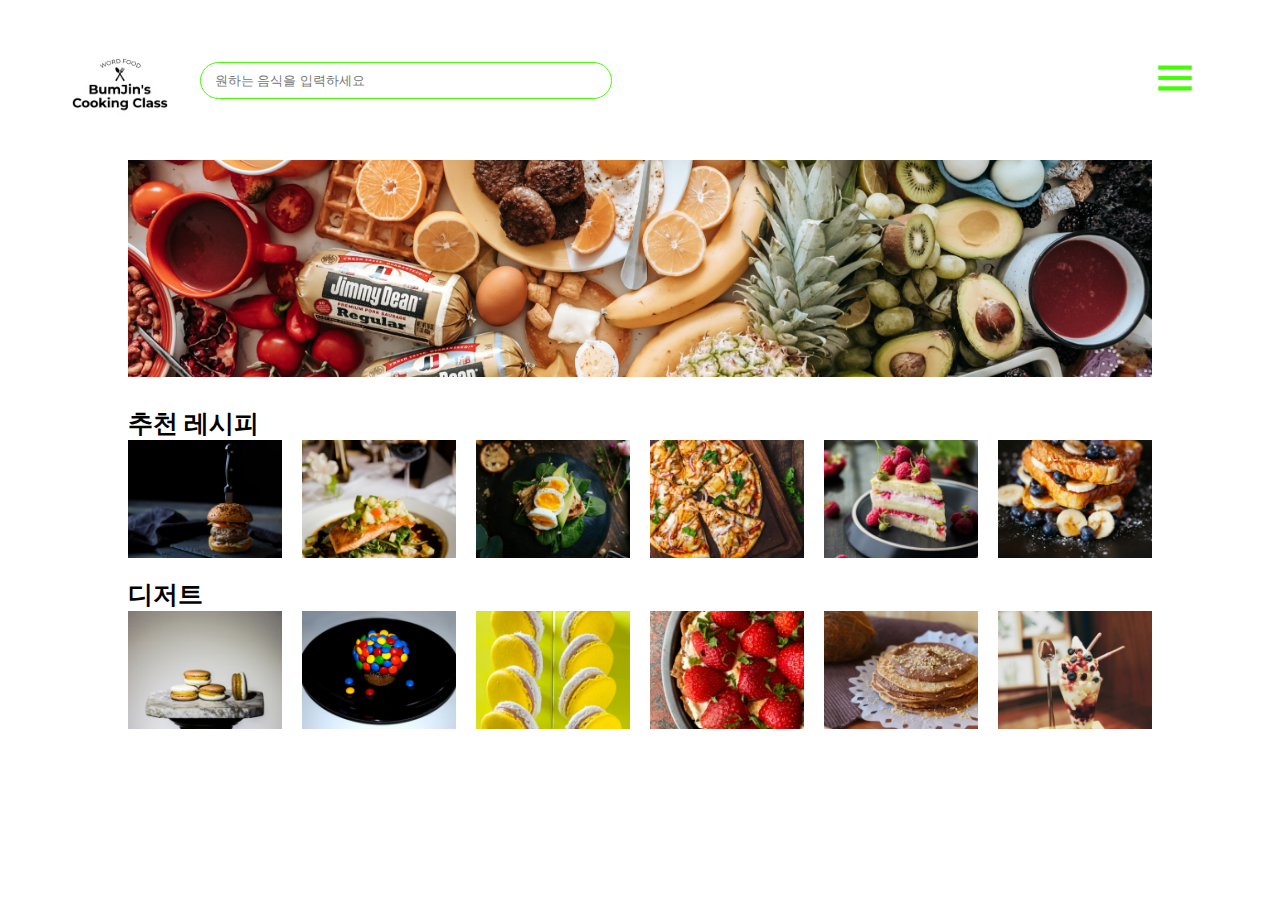
<file: index.html>
<!DOCTYPE html>
<html lang="ko">

<head>
    <meta charset="UTF-8">
    <meta http-equiv="X-UA-Compatible" content="IE=edge">
    <meta name="viewport" content="width=device-width, initial-scale=1.0">
    <title>범진이의 요리교실</title>
    <link rel="stylesheet" href="./css/mainpage.css">
</head>

<body>
    <header>
        <div id="background"></div>
        <input placeholder=" 원하는 음식을 입력하세요" id="search" type="text">
        <div id="logoposition">
            <div id="menu" style="display: none;">
                <ul>
                    <li><a href="./korean.html">한식</a></li>
                    <li><a href="./china.html">중식</a></li>
                    <li><a href="./japan.html">일식</a></li>
                    <li><a href="./yangsig.html">양식</a></li>
                    <li><a href="./SoutheastAsia.html">동남아</a></li>
                </ul>
            </div>
            <img id="logo" src="./img/bx_bx-menu.png" alt="">

        </div>
    </header>

    <div id="imageposition">
        <img class="slide1" src="./img/imgslide1.png" alt="">
        <img class="slide1" src="./img/imgslide2.png" alt="">
        <img class="slide1" src="./img/imgslide3.png" alt="">
    </div>

    <p id="Goodtext">추천 레시피</p>

    <div id="Goodmain">
        <img class="Goodimg" src="./img/Goodimg/Goodimg1.png" alt="">
        <img class="Goodimg" src="./img/Goodimg/Goodimg2.png" alt="">
        <img class="Goodimg" src="./img/Goodimg/Goodimg3.png" alt="">
        <img class="Goodimg" src="./img/Goodimg/Goodimg4.png" alt="">
        <img class="Goodimg" src="./img/Goodimg/Goodimg5.png" alt="">
        <img class="Goodimg" src="./img/Goodimg/Goodimg6.png" alt="">
    </div>

    <p id="Goodtext1">디저트</p>
    <div id="Goodmain">
        <img class="Goodimg" src="./img/desert/unsplash_12eHC6FxPyg.png" alt="">
        <img class="Goodimg" src="./img/desert/unsplash_1Rm9GLHV0UA.png" alt="">
        <img class="Goodimg" src="./img/desert/unsplash_4J059aGa5s4.png" alt="">
        <img class="Goodimg" src="./img/desert/unsplash_oaz0raysASk.png" alt="">
        <img class="Goodimg" src="./img/desert/unsplash_OFismyezPnY.png" alt="">
        <img class="Goodimg" src="./img/desert/unsplash_XoByiBymX20.png" alt="">
    </div>



    <!-- FOOTER -->
    <!-- <div id="footer">
    <div class="container">
      <div class="fnb">
        <a href="#"><i class="fab fa-instagram"></i></a>        
        <a href="#"><i class="fab fa-facebook-square"></i></a>     
        <a href="#"><i class="fab fa-google"></i></a>
      <div class="address">
        개발자:노범진
        디자인:이기철
        아이디어:신재민
        웹사이트 절반제작:나성민
        레시피 도움:정휘찬
        <br>
        회사위치: 서울특별시 관악구 서울대입구 관악구 관악로 00길 범진빌딩 201호, 대표 노범진
        <br>
        회사번호: 02-0000-0000 ,
        개발자 번호: 010-9894-9819 , 
        EMAIL : sdh20200406@sdh.hs.kr ,
        사업자등록번호: 070-00-00000
      </div>
      <div class="copy">
        Thank you for visiting Bumjin's cooking class.
      </div>
    </div>
   </div> -->
    <script src="./javascript/main.js"></script>
</body>

</html>
</file>
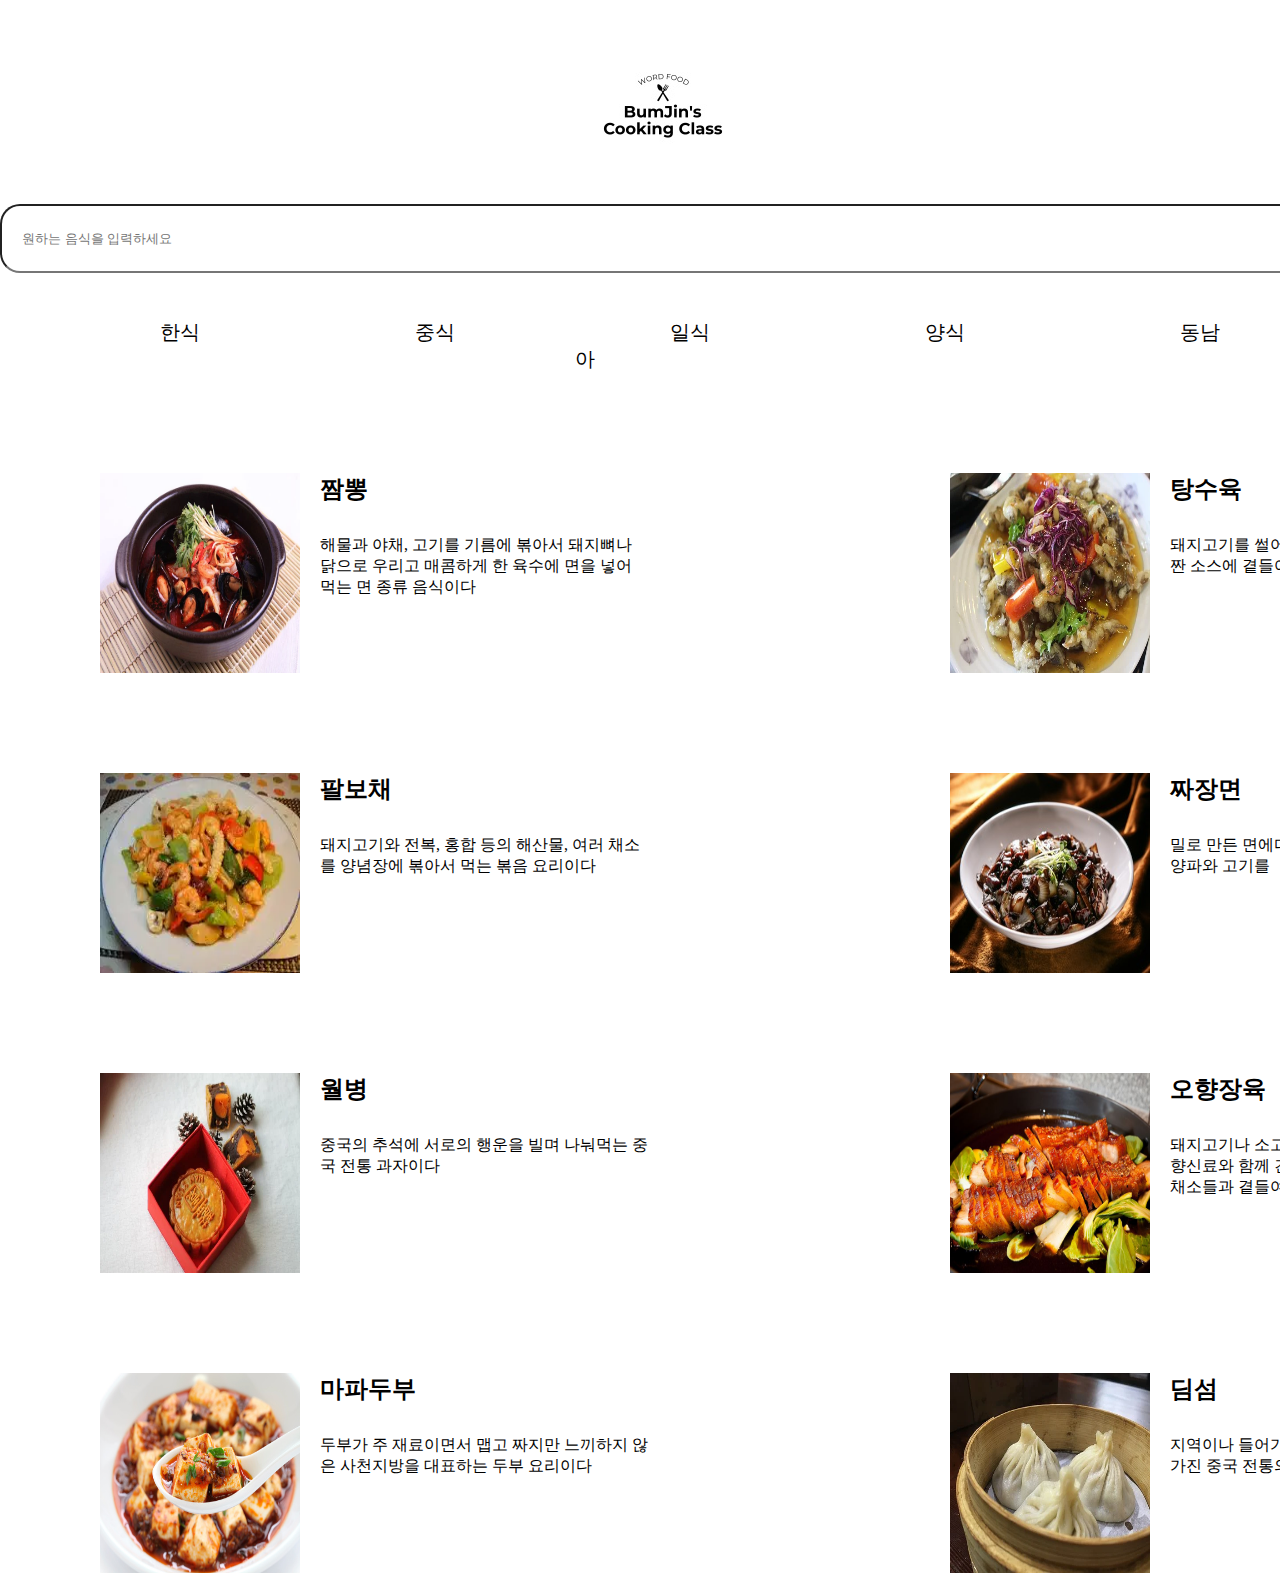
<file: china.html>
<!DOCTYPE html>
<html lang="en">

<head>
    <meta charset="UTF-8">
    <meta http-equiv="X-UA-Compatible" content="IE=edge">
    <meta name="viewport" content="width=device-width, initial-scale=1.0">
    <title>korean food</title>
    <link rel="stylesheet" href="./css/subpage.css">
    <script src="./javascript/main.js"></script>
</head>

<body>
    <div id="logo one">
        <a href="/bumjinFood"><img id="logo" src="./img/logo.png" alt=""></a>
    </div>

    <div id="rjator">
        <input placeholder="원하는 음식을 입력하세요" id="find" type="text">
    </div>

    <div id="nav_menu">
        <ul id="menu">
            <li><a href="./korean.html">한식</a></li>
            <li><a href="./china.html">중식</a></li>
            <li><a href="./japan.html">일식</a></li>
            <li><a href="./yangsig.html">양식</a></li>
            <li><a href="./SoutheastAsia.html">동남아</a></li>
        </ul>
    </div>


    <div id="my_modal1" class="my_modal">
        재료<br>
        돼지고기 (짜장, 카레용) 300g
        청경채 2~3개
        양배추 3~4잎
        대파 많이
        양파 1개
        고춧가루 5스푼
        굴 소스 4스푼
        진 간장 4스푼
        후추 1/4 스푼
        물 1L
        소금 반 스폰
        식용유 4~5 스푼

        1. 재료를 이쁘게 손질해 줍니다 <br>
        2. 청양고추를 취향만큼 넣어줍니다 <br>
        3. 식용유 4~5스푼을 두른 후 대파 기름을 내주세요 <br>
        4. 남은 재료를 넣고 끓여주세요
        <a class="modal_close_btn">닫기</a>
    </div>

    <div id="my_modal2" class="my_modal">
        돼지등심 400g, 감자전분, 계란, 후추, 소금, 미림, 양파, 당근
        목이버섯, 간장, 식초, 설탕

        1. 감자전분과 물을 섞어 반죽을 만들어준다
        2. 목이버섯을 물에 넣어 불린뒤 적당한 크기로 자른다
        3. 등심을 적당한 크기로 잘라 후추와 미림, 소금을 조금씩 넣고
        30분정도 염지한다
        4. 양파, 당근 등 채소를 잘게 썰어준다
        5. 간장, 설탕, 물, 식초를 섞고 끓이고 중간에 야채와 버섯을 넣는다
        6. 중간에 감자전분을 한 스푼씩 넣어준다
        7. 감자전분 반죽에 계란과 식용유를 넣고 섞는다
        8. 반죽에 고기를 넣고 섞어준후 예열된 팬에 기름을 넣고 튀긴다
        9. 고기에 소스를 붓지말고 찍어먹는다
        <a class="modal_close_btn">닫기</a>
    </div>
    <div id="my_modal3" class="my_modal">
        오징어 1마리, 굴 15~20개, 새우 10마리, 베이비 한치 10마리
        해물믹스 (홍합할, 조갯살 위주) 1줌, 청경채 , 양파 1개, 당근 1/4개
        새송이버섯1개, 목이버섯 15g, 대파 약간, 감자전분 1스푼
        <a class="modal_close_btn">닫기</a>
    </div>

    <div id="my_modal4" class="my_modal">
        짜장분말 100g, 물 3분의 1컵, 양배추 150g, 양파 1개, 대파 1대
        돼지고기 다짐육 100g, 후추, 물 1컵, 중화면

        1. 양배추는 굵지않게 사각썰기, 양파는 양배추와 비슷한 크기로
        대파는 얇게썬다
        2. 짜장분말과 물 3분의 1컵을 섞는다
        3. 팬에 식용유를 두르고 대파를 볶는다
        4. 파기름이 나오면 고기를 넣고 볶는다 후추도 넣고 볶아준다
        5. 야채를 다 넣고 같이 볶다가 익을때쯤 짜장을 부어준다
        6. 중화면을 삶아서 넣고 같이 볶는다
        <a class="modal_close_btn">닫기</a>
    </div>

    <div id="my_modal5" class="my_modal">
        박력분 100g, 베이킹파우더 1g, 설탕 25g, 소금1g, 포도씨유 22g, 달걀 반개

        속 : 팥앙금 150g, 다진 호두 2큰술, 잣 1큰술

        1. 팥 앙금에 호두와 잣을 섞어준다
        2. 박력분과 베이킹파우더에 포도씨유와 달걀을 넣어 반죽한다
        3. 한덩이로 뭉치고 30분간 냉장 숙성한다
        4. 반죽을 분할하고 밀대로 밀어준다
        5. 속에 팥앙금을 넣고 뭉친다
        6. 윗면에 달걀물을 바르고 170도로 오븐에 25분간 구워준다

        <a class="modal_close_btn">닫기</a>
    </div>

    <div id="my_modal6" class="my_modal">
        돼지고기삼겹살 800g, 마늘 6쪽, 생강 1쪽, 통후추 10알, 정향 10알,
        계피가루 1스푼 팔각 5~6개, 대파 2대, 양파 1개, 청주 2스푼, 물 반컵, 잣가루 1스푼

        양념 간장 4스푼, 흑설탕 2스푼

        1. 찬물에 돼지고기를 담궈 핏물을 뺀다
        2. 냄비에 물을 넣고 대파, 양파, 마늘, 정향, 생강을 넣고 끓이다가 물이
        끓으면 돼지고기를 넣고 삶는다
        3. 파를 채 썰어 찬물에 담궈 매운맛을 뺀다
        4. 물, 간장, 흑설탕, 청주, 계피가루, 팔각, 통후추를 넣고 끓인다
        5. 삶은 돼지고기를 소스에 넣어 졸인다
        6. 돼지고기를 얇게 썰고 파채위에 올린다
        7. 조림국물을 고기 위에 올리고 잣가루를 뿌린다
        <a class="modal_close_btn">닫기</a>
    </div>

    <div id="my_modal7" class="my_modal">
        두부 300g, 스팸 1개, 대파 반 대, 양파 반 개, 물 150ml

        1큰술 기준
        된장1, 고추장1, 고춧가루1, 진간장1, 다진마늘1, 설탕0.5, 참기름1, 통깨1

        1.참기름과 통깨를 제외한 양념 재료들을 모두 섞어 양념장을 만든다
        2. 두부, 양파, 스팸은 적당한 크기로 깍둑썰기를 하고, 대파는 얇게 썰어준다
        3. 팬에 기름을 두르고 대파를 먼저 볶는다
        4. 대파가 익을때 양파랑 햄을 순서대로 넣어준다
        5. 적당히 볶아지면 물을 넣고 양념장을 넣고 된장을 따로 넣어준다
        6. 넣은 재료들은 잘 섞이게 볶아주고 두부를 깨지지 않게 볶아준다
        7. 참기름과 통깨를 넣고 볶아준다

        <a class="modal_close_btn">닫기</a>
    </div>

    <div id="my_modal8" class="my_modal">
        새우 300g, 목살 200g, 돼지비계50g, 표고버섯 3개, 만두피

        양념 : 치킨파우더 8g, 소금2g, 후추1g, 굴소스5g, 설탕6g

        1. 새우를 씻어서 수분을 제거하고 다지고, 목살은 잘게 썰어 준비한다
        2. 표고버섯을 끓는 물에 데치고 수분을 제거해 다진다
        3. 다진 새우, 목살, 비계를 넣고 섞어준다
        4. 반죽에 양념을 더해 치대주고 다진 표고와 참기를 넣고 소를 만든다
        5. 준비한 만두피에 소를 넣어 만든 후 6분간 쪄준다
        <a class="modal_close_btn">닫기</a>
    </div>

    <div id="grid">
        <div class="box" id="짬뽕">
            <img onclick="modalOpen('1')" src="./img/chinaimg/짬뽕.png" alt="">
            <div>
                <h2>짬뽕</h2>
                <p>해물과 야채, 고기를 기름에 볶아서 돼지뼈나 닭으로 우리고 매콤하게 한 육수에 면을 넣어 먹는 면 종류 음식이다</p>
            </div>
        </div>
        <div class="box" id="탕수육">
            <img onclick="modalOpen('2')" src="./img/chinaimg/탕수육.png" alt="">

            <div>
                <h2>탕수육</h2>
                <p>돼지고기를 썰어서 기름에 튀긴 후 특유의 달고 짠 소스에 곁들여서 먹는 튀김 요리이다</p>
            </div>
        </div>
        <div class="box" id="팔보채">
            <img onclick="modalOpen('3')" src="./img/chinaimg/팔보채.png" alt="">
            <div>
                <h2>팔보채</h2>
                <p>돼지고기와 전복, 홍합 등의 해산물, 여러 채소를 양념장에 볶아서 먹는 볶음 요리이다</p>
            </div>
        </div>
        <div class="box" id="짜장면">
            <img onclick="modalOpen('4')" src="./img/chinaimg/짜장면.png" alt="">
            <div>
                <h2>짜장면</h2>
                <p>밀로 만든 면에다가 중국식 된장인 춘장을 각종 양파와 고기를</p>
            </div>
        </div>
        <div class="box" id="월병">
            <img onclick="modalOpen('5')" src="./img/chinaimg/월병.png" alt="">
            <div>
                <h2>월병</h2>
                <p>중국의 추석에 서로의 행운을 빌며 나눠먹는 중국 전통 과자이다</p>
            </div>
        </div>
        <div class="box" id="오향장육">
            <img onclick="modalOpen('6')" src="./img/chinaimg/오향장육.png" alt="">
            <div>
                <h2>오향장육</h2>
                <p>돼지고기나 소고기의 지방이 없는 부위를 여러 향신료와 함께 긴 시간 삶은 고기 요리로 여러 채소들과 곁들여 먹는 고기 음식이다</p>
            </div>
        </div>
        <div class="box" id="마파두부">
            <img onclick="modalOpen('7')" src="./img/chinaimg/마파두부.png" alt="">
            <div>
                <h2>마파두부</h2>
                <p>두부가 주 재료이면서 맵고 짜지만 느끼하지 않은 사천지방을 대표하는 두부 요리이다</p>
            </div>
        </div>
        <div class="box" id="딤섬">
            <img onclick="modalOpen('8')" src="./img/chinaimg/딤섬.png" alt="">
            <div>
                <h2>딤섬</h2>
                <p>지역이나 들어가는 재료 마다 다양한 레시피를 가진 중국 전통의 만두 요리이다</p>
            </div>
        </div>
    </div>
    <script src="./javascript/subpage.js"></script>
</body>

</html>
</file>
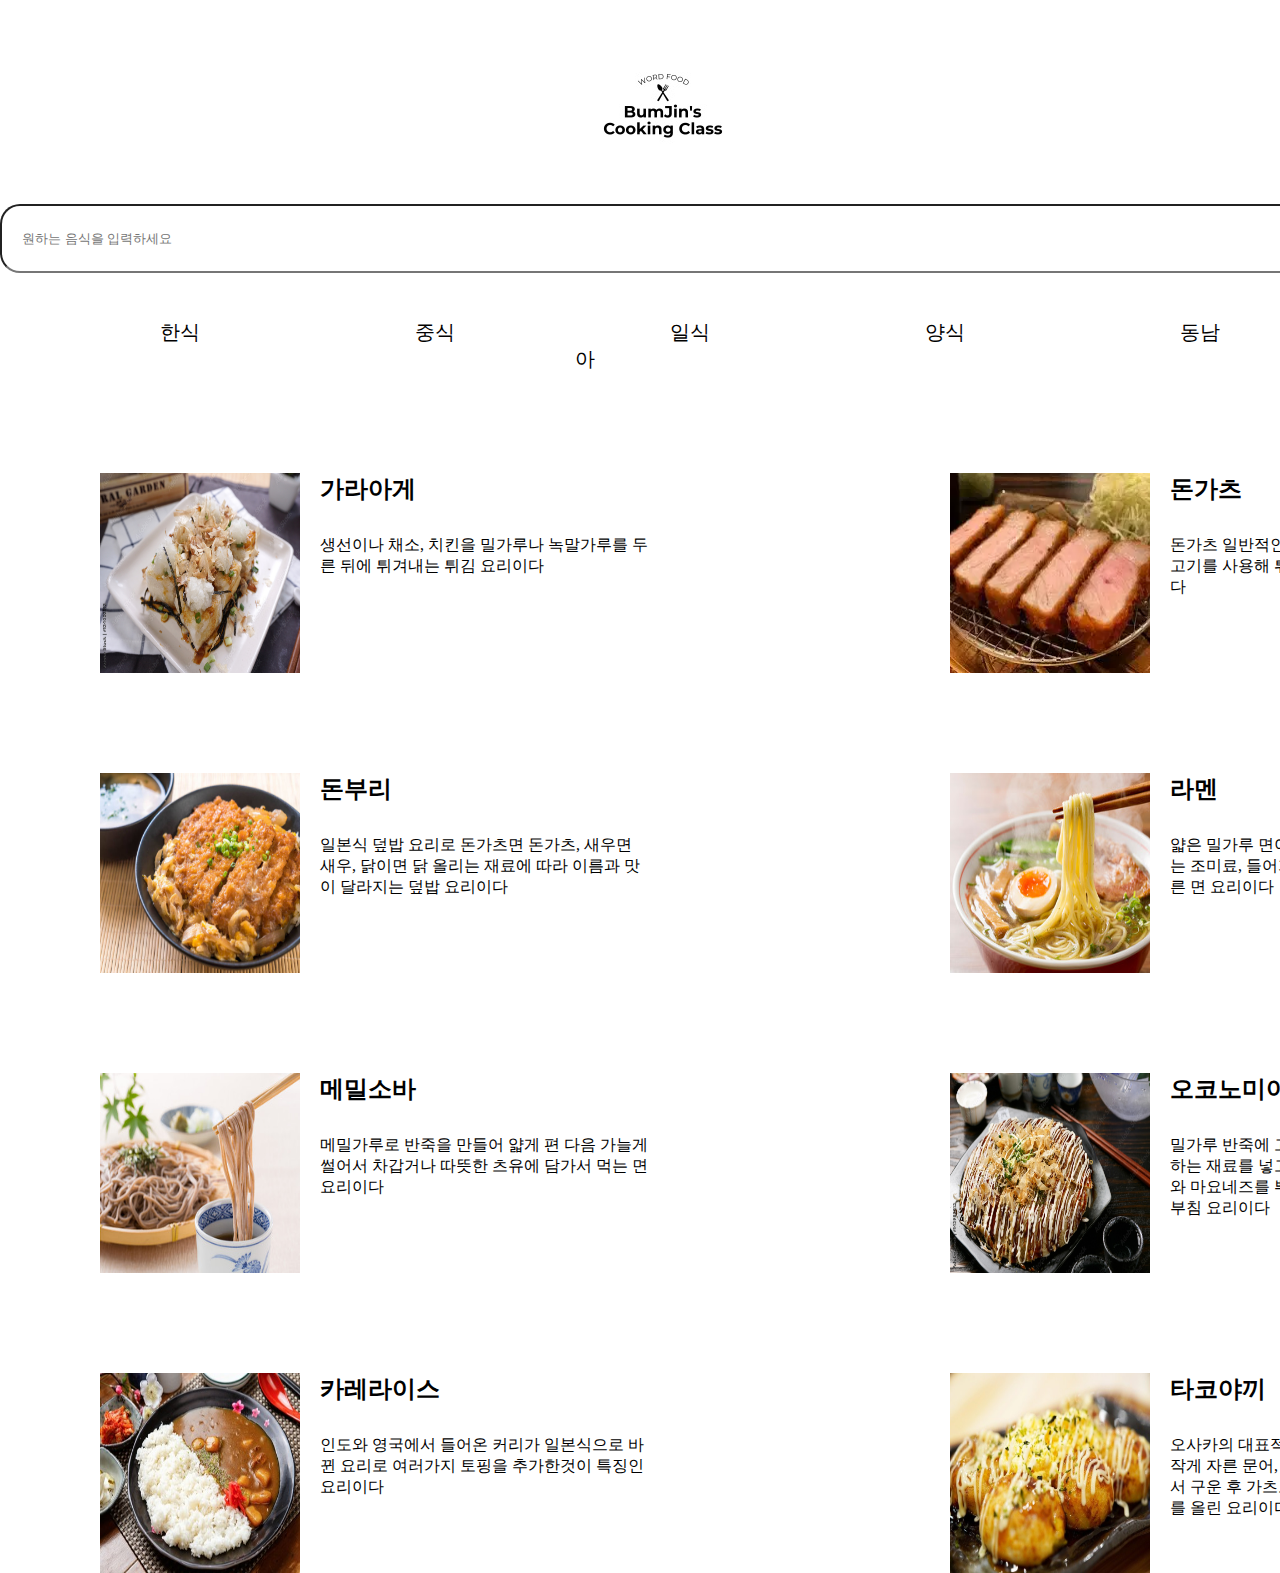
<file: japan.html>
<!DOCTYPE html>
<html lang="en">

<head>
    <meta charset="UTF-8">
    <meta http-equiv="X-UA-Compatible" content="IE=edge">
    <meta name="viewport" content="width=device-width, initial-scale=1.0">
    <title>korean food</title>
    <link rel="stylesheet" href="./css/subpage.css">
    <script src="./javascript/main.js"></script>
</head>

<body>
    <div id="logo one">
        <a href="/bumjinFood"><img id="logo" src="./img/logo.png" alt=""></a>
    </div>

    <div id="rjator">
        <input placeholder="원하는 음식을 입력하세요" id="find" type="text">
    </div>

    <div id="nav_menu">
        <ul id="menu">
            <li><a href="./korean.html">한식</a></li>
            <li><a href="./china.html">중식</a></li>
            <li><a href="./japan.html">일식</a></li>
            <li><a href="./yangsig.html">양식</a></li>
            <li><a href="./SoutheastAsia.html">동남아</a></li>
        </ul>
    </div>

    <div id="my_modal1" class="my_modal">
        재료<br>
        재료(2인분/45분)
        닭다리살 400g(브라질산 냉동)
        진간장 1샷
        소주 1샷
        생강 1조각(옵션)
        말린 매운 베트남 고추 3개(옵션)
        전분가루 50g
        식용유 500ml

        1. 먼저 생강 갈은것, 고추, 간장, 소주에 닭다리살을 재워준다 (10분)
        2. 닭을 적당한 크기로 썰고 전분가루를 묻힌 뒤
        3. 작은 냄비에 기름을 500ml 붇고 달궈지면
        4. 닭을 넣고 2분, 뒤집어서 1분 정도 튀겨준다.
        <a class="modal_close_btn">닫기</a>
    </div>

    <div id="my_modal2" class="my_modal">
        재료 <br>
        두툼한 고기와 튀김 반죽

        1. 11mm의 등심 고기
        2. 그리고 바삭한 튀김을 만들어줄 튀김 반죽
        3. 고기를 잘 다져준다
        4. 그리고 튀김옷을 입히고 기름통에 넣는다

        <a class="modal_close_btn">닫기</a>
    </div>
    <div id="my_modal3" class="my_modal">
        재료 돈까스 양파 채 썰기
        1. 쯔유 물
        2. 푼 계란
        3. 일단 돈까스를 튀기고
        4. 양파를 채 썬다
        5. 그리고 쯔유와 물을 1 대 4로 섞은뒤
        6. 채썬 양파 위에 부어준다
        7. 그리고 계란을 부어준다
        <a class="modal_close_btn">닫기</a>
    </div>

    <div id="my_modal4" class="my_modal">
        재료
        밀가루, 계란 전분, 1큰술.
        계란, 1개.
        베이킹소다, 1작은술.
        소금, 0.5작은술.
        뜨거운 물, 1/4컵.
        사골육수, 3/4봉지. 2인분 하실 거면 그냥 한 봉지 쓰시면 됩니다
        숙주, 1줌.
        대파, 10센티 가량.
        미소된장, 2큰술.

        밀가루 1.5컵에 전분, 소금, 베이킹파우더를 섞어두고.
        물을 끓인 후 계란 1개와 함께 뜨거운 물 1/4컵을 밀가루에 부어주세요
        잘 치대줍니다. 물이 부족한 것 같아도 말다 보면 딱 맞습니다
        도마에 밀가루를 꽤나 뿌리고, 반죽을 얇게 밉니다.
        넓고 얇게 민 다음에 찬물에 씻어둡니다.
        사골육수를 끓인 뒤 미소된장 두 큰술을 풀어주세요.
        끓으면 면을 넣고 다시 끓을 때까지만 둡니다
        그릇에 면과 국물, 숙주, 파를 담으면 완성입니다!!!
        <a class="modal_close_btn">닫기</a>
    </div>

    <div id="my_modal5" class="my_modal">
        간장 25ml
        맛술(미림) 50ml
        설탕 50g
        다시마 2장
        물 1L
        가쓰오부시 40g
        물에 다시마 넣고 30분 불려준다
        그리고 잔장 베이스를 만든다
        맛술을 냄비에 넣고 1분간 끓여주세요
        끓기 시작하면 간장과 설탕 넣고 약불에서 5분 끌여준다
        불에서 내려서 식혀주세요
        30분 불린 다시마 물을 끓여주세요
        물이 끓으면 가쓰오부시 넣고 15분 끓여주세요ㅕ
        끓고나면 불을 끄고 그대로 5분을 두세요
        육수도 식혀주세요

        간장:육수는 1:8 비율 또는 2:8 비율로 섞어준다
        그니까 레시피를 찾아달라해
        무를 갈아주고 쪽파를 준비하고,와사비도 준비해준다

        부침가루나, 타코야키 또는 오코노미야키 믹스를 사용하기
        달걀 하나와 물을 넣어 후루룩 떨어지는 농도로 묽게 반죽한다.
        속재료는 문어 텐까스 대파 옥수수를 준비한다
        식용유와 버터를 녹인 다음, 반죽을 약간 붓고 재료를 골고루 넣고,ㅡ 다시 반죽을 붓는다.
        약불에서 동글동글하게 구워준다.
        다 구워졌으면 마요네즈와 소스, 대파, 가쓰오부시를 올려 마무리한다.
        <a class="modal_close_btn">닫기</a>
    </div>

    <div id="my_modal6" class="my_modal">
        오코노미야키
        부침가루2컵
        찹쌀가루1/2컵
        새우
        베이컨
        양파1/2
        양배추1/4
        후추가루
        다진마늘1큰스푼
        대파
        돈까스소스
        마요네즈
        파슬리
        물 1.5컵
        계란5개
        식용유
        가쓰오부시
        모든재료를 넣고 반죽을 섞는다
        후라이팬에
        기름을 붓고 반죽을 부어준다
        그리고 뚜껑을 덮어준다

        <a class="modal_close_btn">닫기</a>
    </div>

    <div id="my_modal7" class="my_modal">
        카레가루 150g, 돼지고기(안심) 400g ,감자 두개, 당근 한개,
        양파(대) 한개ㅡ 고구마 한개,
        후추와 소금
        감자 두개, 당근 한개, 양파 한개 깍둑 썰어서 준비한다
        웍에 돼지고기를 먼저 볶아 준다
        식용유를 두 바퀴 둘러주고 돼지고기를 볶는다
        볶을 때는 소금 약간이랑 후추를 넣어 볶아 준다
        돼지고기가 충분히 익으면 감자와 당근을 넣어 볶는다
        그리고 고구마도 넣어 줍니다
        야채가 반정도 익었다 싶으면 양파를 넣어 주는데요
        양파를 미리 넣어주면 녹아내려서 양파는 감자와 당근 등 야채가 반정도 익었을 즘 양파 넣어주면 딱 좋다
        여기서 제일 중요한건 물넣기이다
        그리고 물의 양을 보면서 카레가루를 넣어준다
        그리고 물을 조절하면서 카레가루도 조절하면 카레라이스를 진하게 끓일 수 있다
        <a class="modal_close_btn">닫기</a>
    </div>

    <div id="my_modal8" class="my_modal">
        재료: 부침가루, 달걀, 물, 텐까스, 대파, 옥수수, 식용유, 버터, 소스, 대파, 가쓰오부시

        부침가루나, 타코야키 또는 오코노미야키 믹스를 사용하기
        달걀 하나와 물을 넣어 후루룩 떨어지는 농도로 묽게 반죽한다.
        속재료는 문어 텐까스 대파 옥수수를 준비한다
        식용유와 버터를 녹인 다음, 반죽을 약간 붓고 재료를 골고루 넣고,ㅡ 다시 반죽을 붓는다.
        약불에서 동글동글하게 구워준다.
        다 구워졌으면 마요네즈와 소스, 대파, 가쓰오부시를 올려 마무리한다.
        <a class="modal_close_btn">닫기</a>
    </div>

    <div id="grid">
        <div class="box" id="가라아게">
            <img onclick="modalOpen('1')" src="./img/Japanimg/가리아게.png" alt="">
            <div>
                <h2>가라아게</h2>
                <p>생선이나 채소, 치킨을 밀가루나 녹말가루를 두른 뒤에 튀겨내는 튀김 요리이다</p>
            </div>
        </div>
        <div class="box" id="돈카츠">
            <img onclick="modalOpen('2')" src="./img/Japanimg/돈가츠.png" alt="">

            <div>
                <h2>돈가츠</h2>
                <p>돈가츠 일반적인 돈까스와는 달리 좀 더 두꺼운 고기를 사용해 튀기는 것이 특징인 튀김 요리이다 </p>
            </div>
        </div>
        <div class="box" id="돈부리">
            <img onclick="modalOpen('3')" src="./img/Japanimg/돈부리.png" alt="">
            <div>
                <h2>돈부리</h2>
                <p>일본식 덮밥 요리로 돈가츠면 돈가츠, 새우면 새우, 닭이면 닭 올리는 재료에 따라 이름과 맛이 달라지는 덮밥 요리이다</p>
            </div>
        </div>
        <div class="box" id="라멘">
            <img onclick="modalOpen('4')" src="./img/Japanimg/라멘.png" alt="">
            <div>
                <h2>라멘</h2>
                <p>얇은 밀가루 면이 특징이며 각 지역이나 들어가는 조미료, 들어가는 재료에 따라 메뉴가 다 다른 면 요리이다</p>
            </div>
        </div>
        <div class="box" id="메밀소바">
            <img onclick="modalOpen('5')" src="./img/Japanimg/소바.png" alt="">
            <div>
                <h2>메밀소바</h2>
                <p>메밀가루로 반죽을 만들어 얇게 편 다음 가늘게 썰어서 차갑거나 따뜻한 츠유에 담가서 먹는 면 요리이다</p>
            </div>
        </div>
        <div class="box" id="오코노미야끼">
            <img onclick="modalOpen('6')" src="./img/Japanimg/오코노미야끼.png" alt="">
            <div>
                <h2>오코노미야끼</h2>
                <p>밀가루 반죽에 고기, 오징어, 양배추, 계란 등 원하는 재료를 넣고 철판에서 구운 후 전용 소스와 마요네즈를 뿌린 후 가츠오부시를 올려먹는 부침 요리이다</p>
            </div>
        </div>
        <div class="box" id="카레라이스">
            <img onclick="modalOpen('7')" src="./img/Japanimg/카레라이스.png" alt="">
            <div>
                <h2>카레라이스</h2>
                <p>인도와 영국에서 들어온 커리가 일본식으로 바뀐 요리로 여러가지 토핑을 추가한것이 특징인 요리이다</p>
            </div>
        </div>
        <div class="box" id="타코야끼">
            <img onclick="modalOpen('8')" src="./img/Japanimg/타코야끼.jpg" alt="">
            <div>
                <h2>타코야끼</h2>
                <p>오사카의 대표적인 간식으로 밀가루 반죽 안에 작게 자른 문어, 파 등의 재료를 넣고 전용 틀에서 구운 후 가츠오부시와 전용 소스, 마요네즈를 올린 요리이다</p>
            </div>
        </div>
    </div>
    <script src="./javascript/subpage.js"></script>
</body>

</html>
</file>
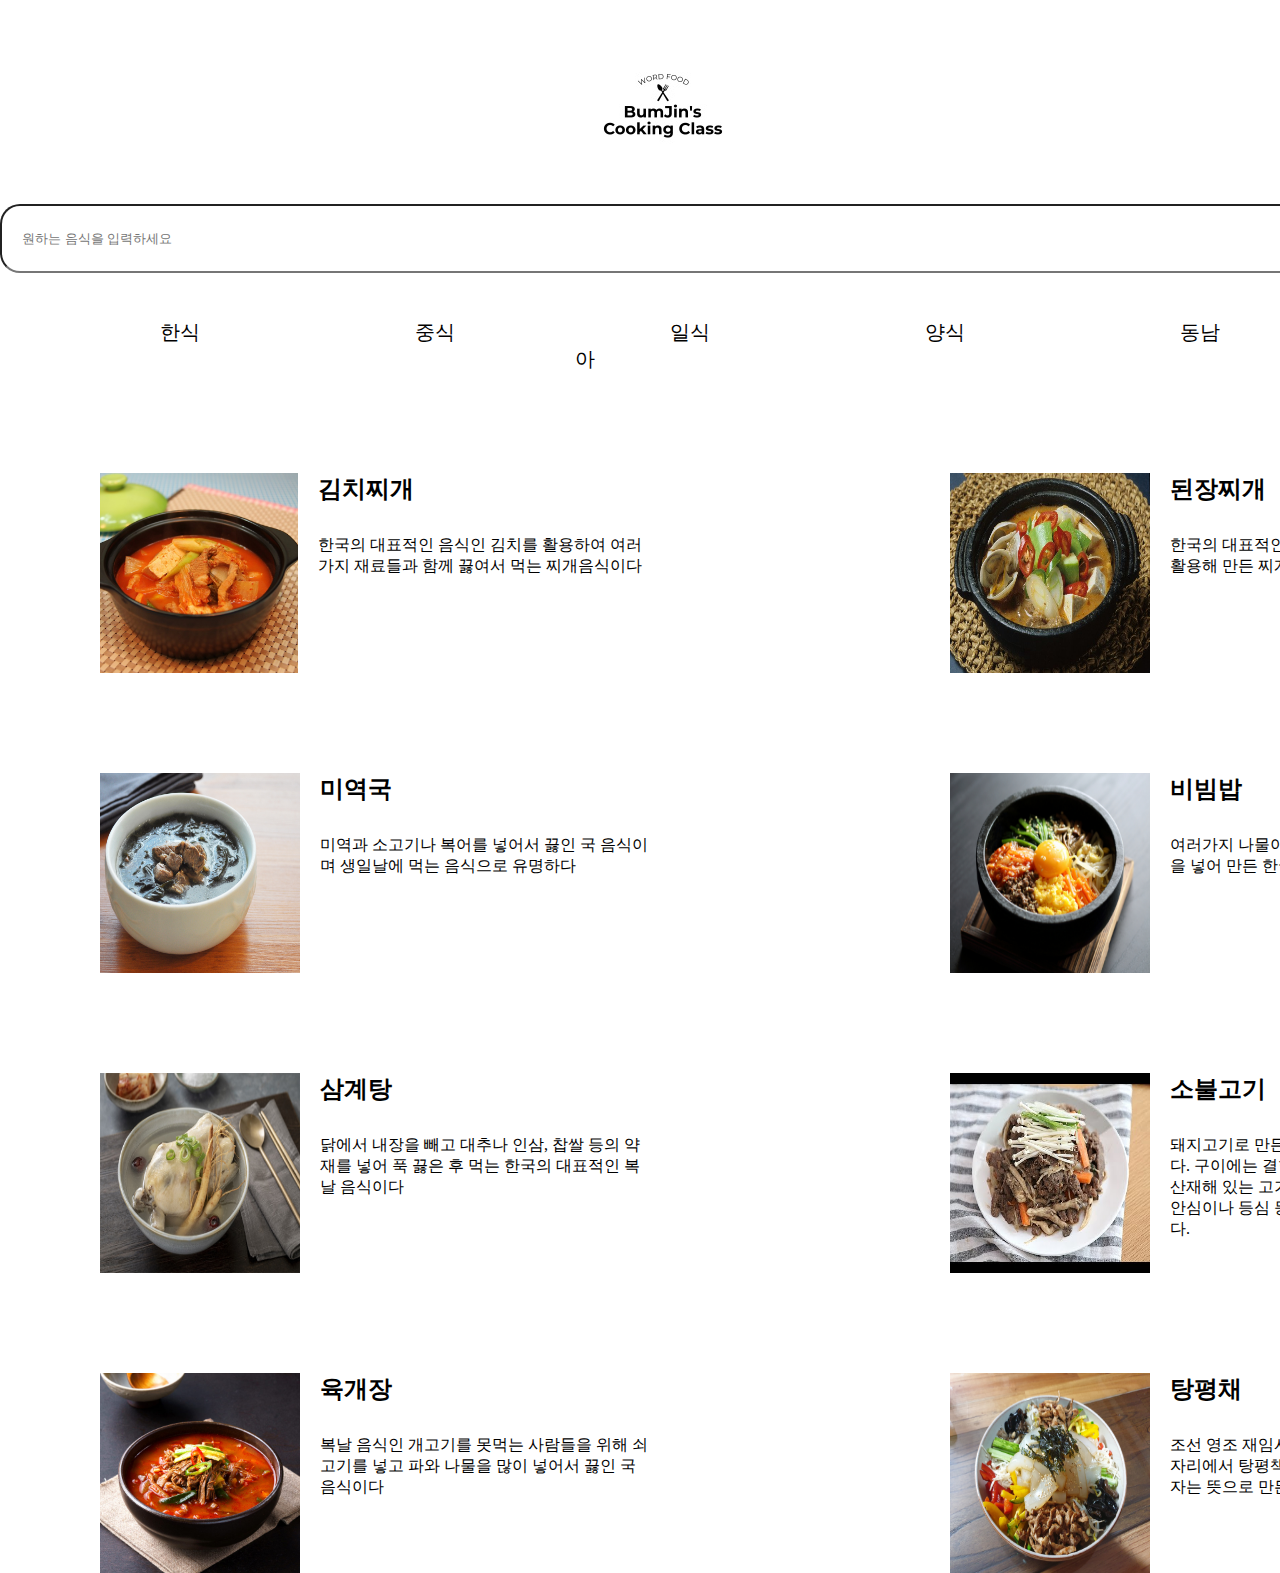
<file: korean.html>
<!DOCTYPE html>
<html lang="en">

<head>
    <meta charset="UTF-8">
    <meta http-equiv="X-UA-Compatible" content="IE=edge">
    <meta name="viewport" content="width=device-width, initial-scale=1.0">
    <title>korean food</title>
    <link rel="stylesheet" href="./css/subpage.css">
    <script src="./javascript/main.js"></script>
</head>

<body>
    <div id="logo one">
        <a href="/bumjinFood"><img id="logo" src="./img/logo.png" alt=""></a>
    </div>

    <div id="rjator">
        <input placeholder="원하는 음식을 입력하세요" id="find" type="text">
    </div>

    <div id="nav_menu">
        <ul id="menu">
            <li><a href="./korean.html">한식</a></li>
            <li><a href="./china.html">중식</a></li>
            <li><a href="./japan.html">일식</a></li>
            <li><a href="./yangsig.html">양식</a></li>
            <li><a href="./SoutheastAsia.html">동남아</a></li>
        </ul>
    </div>

    <div id="my_modal1" class="my_modal">
        재료<br>
        밥, 애호박, 고기채, 콩나물, 당근, 피망, 표고버섯 / 취향에 따라 추가 재료 준비
        고추장 양념
        (고추장 1큰술, 고춧가루 1큰술, 설탕 1작은술, 다진 파 1작은술, 다진 마늘 1작은술, 깨소금 1작은술, 참기름 1작은술 )

        1. 애호박, 당근, 피망, 표고버섯을 소금으로 간 조절을 하면서 볶는다
        2. 고기채를 타지 않게 조절하며 익힌다
        3. 콩나물은 손질 후 물에 넣고 끓여서 익힌다
        4. 밥 위에 재료들을 차례대로 올린다
        5. 그 위에 고추장 양념을 올린다
        <a class="modal_close_btn">닫기</a>
    </div>

    <div id="my_modal2" class="my_modal">
        재료 <br>
        된장 2스푼, 쌈장 2스푼, 두부 1/2모, 양파 1/3개, 대파 1줌, 땡초 4개, 호박 1/2줌, 다진마늘 1스푼, 고춧가루 1스푼, 대패삼겹살 9개

        1. 된장이랑 1대1 비율로 넣어주시고 고춧가루 한스푼 넣어 주시구요~
        2. 두부 넣어주시고 끓어오르면 대패삼겹을 넣어주세요
        3. 마늘 한스푼 넣어주시구요~
        4. 양파랑 호박도 넣어주시고~
        5. 땡초 4개를 넣어주세요
        6. 마지막으로 대파 한줌 넣어서 뽀글뽀글 끓여주시면 끝이에요

        <a class="modal_close_btn">닫기</a>
    </div>
    <div id="my_modal3" class="my_modal">
        · 주재료 : 미역(마른것) 5줌(20g)
        · 부재료 : 쇠고기(양지머리) 120g, 물 8컵(1,600ml), 재래간장 1과 1/2큰술(22ml), 마늘(다진 마늘) 1큰술(10g), 소금 작은술(3g), 참기름 작은술(5ml)
        1. 마른 미역은 찬물에 담가 10분간 불린다. 찬물에 바락바락 씻어 거품이 나오지 않을 때까지 헹군다.
        2. 물기를 꼭 짠 후 적당한 크기로 자른 후 재래간장 1/2큰술을 넣고 조물조물 무친다.
        3. 쇠고기는 한입 크기로 썬 후 달군 냄비에 참기름을 두르고 쇠고기, 마늘을 넣어 볶다가 쇠고기가 거의 익으면 미역을 넣고 볶는다.
        4. 03에 물을 넣고 한소끔 끓인다. 재래간장과 소금으로 간하고 더 끓인다. (물 대신 쌀뜨물을 넣으면 더욱 구수하고 맛있는 미역국을 만들 수 있다.)
        <a class="modal_close_btn">닫기</a>
    </div>

    <div id="my_modal4" class="my_modal">
        고구마줄기 200그램 (으로 만든 고구마줄기 볶음)
        무 약 10센치
        애호박 1개
        당근 1개
        양파 1개
        가지 3개
        표고버섯 8개
        계란 4개
        청포묵
        1. 고추장에 물을 약간 넣고 너무 묽지 않게 물에 개어서 비빔밥에 넣으면 비빔밥에 고추장이 너무 많이 들어가지도 않고 한 곳에 뭉치는 일도 없이 골고루 부드럽게 잘 비벼진다
        <br>
        2. 양파는 적당히 썰어서 소금간을 약간 하고 달달 볶고
        <br>
        3. 당근도 얇게 채썰어서 소금간을 약간 하고 달달 볶았다.
        <br>
        4. 표고버섯은 데쳐서 볶는 걸 좋아하는데 더 편하게 하려고 그냥 무나물에 남은 육수에 조린다.
        <br>
        5. 계란에 소금을 약간 넣고 잘 풀어서 지단을 얇게 부쳤다.
        <a class="modal_close_btn">닫기</a>
    </div>

    <div id="my_modal5" class="my_modal">
        재료:삼계탕 닭(영계), 찹쌀, 삼계탕 육수, 인삼 1뿌리, 황기 2뿌리,
        대추 3개, 마늘 4개, 생각, 통후추,
        월계수잎 2개, 대파뿌리10cm, 물 1.4L, 청추 1큰술
        1. 말린 인삼, 황기는 물에 2시간 불려 뇌두를 잘라냅니다. 찹쌀은 물에 1시간 부렸다가 체에 밭쳐 물기를 뺍니다. <br>
        2. 밤은 껍질을 벗기고 대추는 씻어 물에 불린 후 똘려깍아 씨를 뺍니다. 마늘은 두드려 향이 우러나게 하고 은행은 <br>
        기름 없이 약한 불에서 살짝 볶아 껍질을 벗깁니다.<br>
        3. 밤, 마늘, 찹쌀, 은행, 대추 순서로 넣은 후 닭다리 안 쪽에 구멍을 내고 반대쪽 다리를 끼워 오므려 주세요 <br>
        4. 물을 끓이면서 닭, 대파뿌리를 넣고 청주 1큰술 뿌리고 닭을 넣고 뚜껑을 연채 센불로 5분간 끓여 누린내를 날립니다. <br>
        5. 중간에 뜨는 거품을 제거해주세요 <br>
        6. 찹쌀이 완전히 익으면 불을 끄고 닭을 건져내고 육수를 면포에 걸러 식혀 기름을 걷어냅니다.<br>
        7. 삼계탕 그릇에 육수를 부어서 맛있게 먹어주세요
        <a class="modal_close_btn">닫기</a>
    </div>

    <div id="my_modal6" class="my_modal">
        재료: 불고깃감 200g , 양파 1/2개, 대파1대, 당근 1/3개, 버섯, 시금치, 당면 등 취향 껏
        1. 채소는 도톰하게 썰어야 물기가 적게 나와요. 양념에는 참치액을 1/2T 추가하고 다시 육수를 고기가 자박하게 잠길 정도로만 준비해주세요 <br>
        2. 양념을 고기에 넣어서 미리 조물조물해주세요 <br>
        3. 강불에 볶아주세요 <br>
        4. 끗
        <a class="modal_close_btn">닫기</a>
    </div>

    <div id="my_modal7" class="my_modal">
        재료: 소 양지, 콩나물(or숙주), 불린 고사리, 느타리버섯, 대파 10cm, 다시마 10cm, 물, 달걀, 식용유 1T, 참기름 2T, 고춧가루 3T, 다진마늘, 2T, 국간장 2T, 소금,
        1/2T, 후추 약간
        1. 생수 1L에 다시마 2장을 넣고 약20분 이상 불려 다시마 물을 만든다 <br>
        2. 소고기는 찬물에 담가 핏물을 빼고 불린 고사리는 칼로 먹기 좋게 썰고, 느타리버섯은 하나하나 때로, 대파는 반 자르고 숙주는 깨끗이 씻어 준비 한다 <br>
        3. 냄비에 식용유, 참기름, 고춧가루 넣고 볶는다 <br>
        4. 고사리와 느타리버섯, 숙주를 넣는다 <br>
        5. 다시마 물을 붓고 다진 마늘2T, 국간장2T 싱거우면 소금 1/2T를 넣는다 <br>
        6. 30분간 끓인 후 대파와 달걀물을 올려 한소끔 끓인 후 완성한다
        <a class="modal_close_btn">닫기</a>
    </div>

    <div id="my_modal8" class="my_modal">
        재료: 청포묵(300g), 오이(½개), 홍고추(1개), 새우(5마리), 달걀(1개), 소고기(잡채용 100g) 식초(0.5)+보해 맛술(1)+간장(1)+
        고추냉이(0.3)+참기름(1)+참깨(약간) 보해 맛술(2), 간장(1), 다진 마늘(약간), 후춧가루(약간)
        1. 청포묵은 6cm 길이로 얇게 채 썰고, 오이와 홍고추도 같은 길이로 채 썰고, 새우는 머리와 껍질을 제거하고,
        2. 끓는 물(3컵)에 청포묵을 넣어 40초간 데친 뒤 건져 찬물에 헹궈 물기를 빼고.
        3. 새우도 3분간 데쳐 건지고, 데친 청포묵에 양념장을 넣어 버무린 뒤 냉장실에 차게 두고,
        4. 약한 불로 달군 팬에 흰자, 노른자를 분리해 지단을 만들어 6cm 길이로 채 썰고,
        5. 양념한 소고기를 팬에 올려 중간 불로 4분간 볶아 식히고,
        6. 그릇에 데친 청포묵을 담고 손질한 재료를 올려 마무리.
        <a class="modal_close_btn">닫기</a>
    </div>

    <div id="grid">
        <div class="box" id="김치찌개">
            <img onclick="modalOpen('1')" src="./img/koreanimg/kimchiJigae.jpeg" alt="">
            <div>
                <h2>김치찌개</h2>
                <p>한국의 대표적인 음식인 김치를 활용하여 여러가지 재료들과 함께 끓여서 먹는 찌개음식이다</p>
            </div>
        </div>
        <div class="box" id="된장찌개">
            <img onclick="modalOpen('2')" src="./img/koreanimg/dwanjang.jpg" alt="">

            <div>
                <h2>된장찌개</h2>
                <p>한국의 대표적인 발효 장들 중 하나인 된장을 활용해 만든 찌개 종류 음식 중 하나이다</p>
            </div>
        </div>
        <div class="box" id="미역국">
            <img onclick="modalOpen('3')" src="./img/koreanimg/한식 - 미역국.jpg" alt="">
            <div>
                <h2>미역국</h2>
                <p>미역과 소고기나 복어를 넣어서 끓인 국 음식이며 생일날에 먹는 음식으로 유명하다</p>
            </div>
        </div>
        <div class="box" id="비빔밥">
            <img onclick="modalOpen('4')" src="./img/koreanimg/한식 - 비빔밥.jpg" alt="">
            <div>
                <h2>비빔밥</h2>
                <p>여러가지 나물이나 고기를 밥과 비비고 양념장을 넣어 만든 한국 전통의 음식이다</p>
            </div>
        </div>
        <div class="box" id="삼계탕">
            <img onclick="modalOpen('5')" src="./img/koreanimg/한식 - 삼계탕.jpg" alt="">
            <div>
                <h2>삼계탕</h2>
                <p>닭에서 내장을 빼고 대추나 인삼, 찹쌀 등의 약재를 넣어 푹 끓은 후 먹는 한국의 대표적인 복날 음식이다</p>
            </div>
        </div>
        <div class="box" id="소불고기">
            <img onclick="modalOpen('6')" src="./img/koreanimg/한식 - 소불고기.jpg" alt="">
            <div>
                <h2>소불고기</h2>
                <p>돼지고기로 만든 것은 따로 돼지 불고기라고 한다. 구이에는 결합 조직이 적고 지방이 조금씩 산재해 있는 고기가 맛이 있고 연하기 때문에 안심이나 등심 등의 부위가 가장 많이
                    사용된다.</p>
            </div>
        </div>
        <div class="box" id="육개장">
            <img onclick="modalOpen('7')" src="./img/koreanimg/한식 - 육개장.jpg" alt="">
            <div>
                <h2>육개장</h2>
                <p>복날 음식인 개고기를 못먹는 사람들을 위해 쇠고기를 넣고 파와 나물을 많이 넣어서 끓인 국 음식이다</p>
            </div>
        </div>
        <div class="box" id="탕평채">
            <img onclick="modalOpen('8')" src="./img/koreanimg/한식 - 탕평채.jpg" alt="">
            <div>
                <h2>탕평채</h2>
                <p>조선 영조 재임시절 영조가 여러 당파들이 모인 자리에서 탕평책에 대해 의논할때 같이 화합하자는 뜻으로 만든 음식이다</p>
            </div>
        </div>
    </div>
    <script src="./javascript/subpage.js"></script>
</body>

</html>
</file>
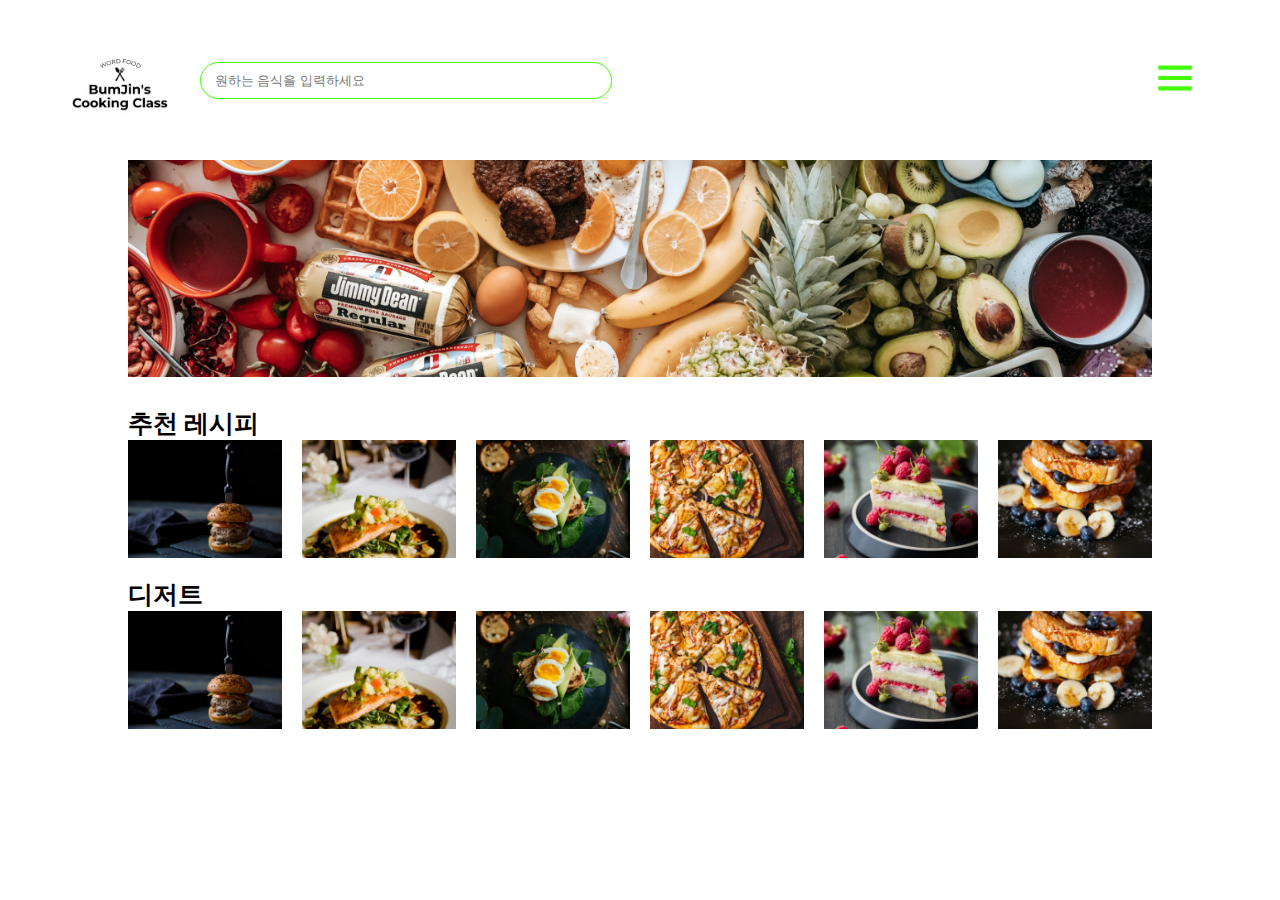
<file: main.html>
<!DOCTYPE html>
<html lang="ko">

<head>
    <meta charset="UTF-8">
    <meta http-equiv="X-UA-Compatible" content="IE=edge">
    <meta name="viewport" content="width=device-width, initial-scale=1.0">
    <title>범진이의 요리교실</title>
    <link rel="stylesheet" href="./css/mainpage.css">
</head>

<body>
    <header>
        <div id="background"></div>
        <input placeholder=" 원하는 음식을 입력하세요" id="search" type="text">
        <div id="logoposition">
            <div id="menu" style="display: none;">
                <ul>
                    <li><a href="./korean.html">한식</a></li>
                    <li><a href="./china.html">중식</a></li>
                    <li><a href="./japan.html">일식</a></li>
                    <li><a href="./yangsig.html">양식</a></li>
                    <li><a href="./SoutheastAsia.html">동남아</a></li>
                </ul>
            </div>
            <img id="logo" src="./img/bx_bx-menu.png" alt="">

        </div>
    </header>

    <div id="imageposition">
        <img class="slide1" src="./img/imgslide1.png" alt="">
        <img class="slide1" src="./img/imgslide2.png" alt="">
        <img class="slide1" src="./img/imgslide3.png" alt="">
    </div>

    <p id="Goodtext">추천 레시피</p>

    <div id="Goodmain">
        <img class="Goodimg" src="./img/Goodimg/Goodimg1.png" alt="">
        <img class="Goodimg" src="./img/Goodimg/Goodimg2.png" alt="">
        <img class="Goodimg" src="./img/Goodimg/Goodimg3.png" alt="">
        <img class="Goodimg" src="./img/Goodimg/Goodimg4.png" alt="">
        <img class="Goodimg" src="./img/Goodimg/Goodimg5.png" alt="">
        <img class="Goodimg" src="./img/Goodimg/Goodimg6.png" alt="">
    </div>

    <p id="Goodtext1">디저트</p>
    <div id="Goodmain">
        <img class="Goodimg" src="./img/Goodimg/Goodimg1.png" alt="">
        <img class="Goodimg" src="./img/Goodimg/Goodimg2.png" alt="">
        <img class="Goodimg" src="./img/Goodimg/Goodimg3.png" alt="">
        <img class="Goodimg" src="./img/Goodimg/Goodimg4.png" alt="">
        <img class="Goodimg" src="./img/Goodimg/Goodimg5.png" alt="">
        <img class="Goodimg" src="./img/Goodimg/Goodimg6.png" alt="">
    </div>



    <!-- FOOTER -->
    <!-- <div id="footer">
    <div class="container">
      <div class="fnb">
        <a href="#"><i class="fab fa-instagram"></i></a>        
        <a href="#"><i class="fab fa-facebook-square"></i></a>     
        <a href="#"><i class="fab fa-google"></i></a>
      <div class="address">
        개발자:노범진
        디자인:이기철
        아이디어:신재민
        웹사이트 절반제작:나성민
        레시피 도움:정휘찬
        <br>
        회사위치: 서울특별시 관악구 서울대입구 관악구 관악로 00길 범진빌딩 201호, 대표 노범진
        <br>
        회사번호: 02-0000-0000 ,
        개발자 번호: 010-9894-9819 , 
        EMAIL : sdh20200406@sdh.hs.kr ,
        사업자등록번호: 070-00-00000
      </div>
      <div class="copy">
        Thank you for visiting Bumjin's cooking class.
      </div>
    </div>
   </div> -->
   <script src="./javascript/main.js"></script>
</body>

</html>
</file>
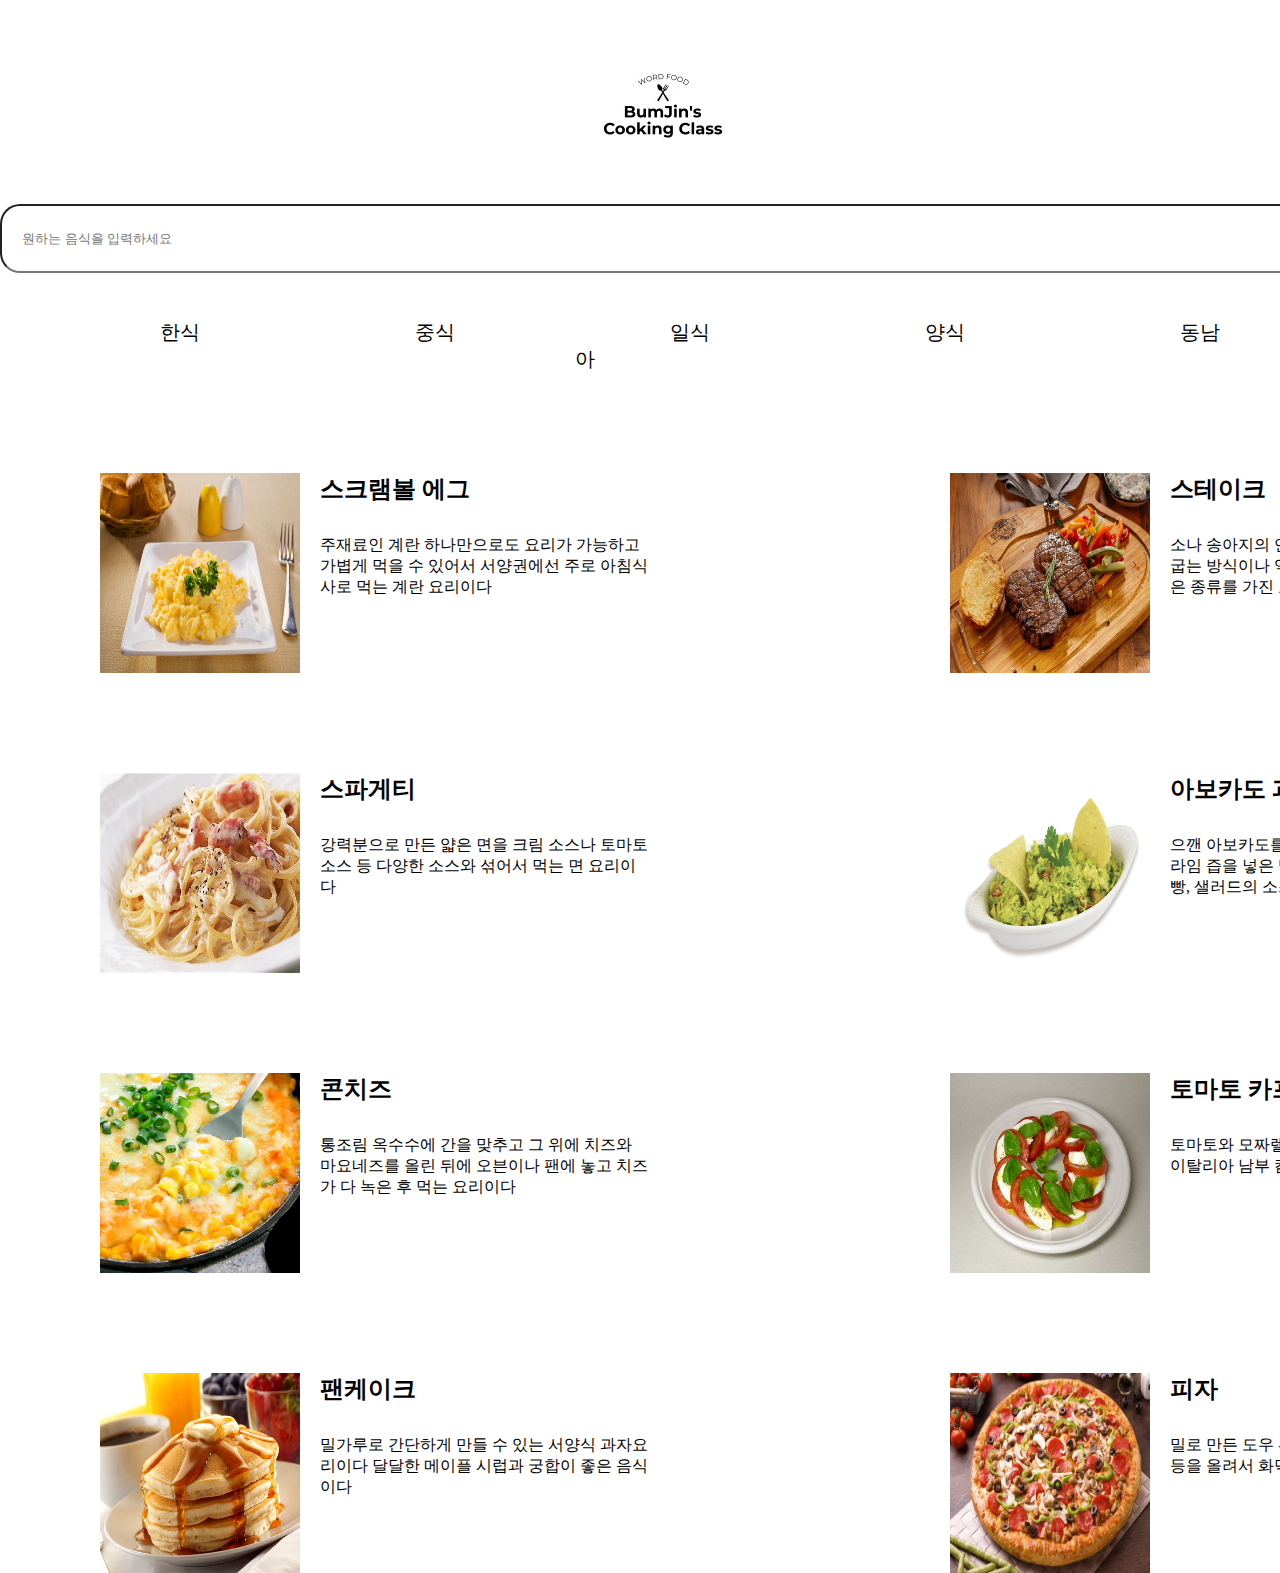
<file: yangsig.html>
<!DOCTYPE html>
<html lang="en">

<head>
    <meta charset="UTF-8">
    <meta http-equiv="X-UA-Compatible" content="IE=edge">
    <meta name="viewport" content="width=device-width, initial-scale=1.0">
    <title>korean food</title>
    <link rel="stylesheet" href="./css/subpage.css">
</head>

<body>
    <div id="logo one">
        <a href="/bumjinFood"><img id="logo" src="./img/logo.png" alt=""></a>
    </div>

    <div id="rjator">
        <input placeholder="원하는 음식을 입력하세요" id="find" type="text">
    </div>

    <div id="nav_menu">
        <ul id="menu">
            <li><a href="./korean.html">한식</a></li>
            <li><a href="./china.html">중식</a></li>
            <li><a href="./japan.html">일식</a></li>
            <li><a href="./yangsig.html">양식</a></li>
            <li><a href="./SoutheastAsia.html">동남아</a></li>
        </ul>
    </div>

    <div id="my_modal1" class="my_modal">
        재료:
        한 사람당 2개의 달걀
        버터 1 티스푼 (4.5g)
        맛을 더해주기 위한 소금과 후추
        천천히 냄비에 으깬 달걀을 부어주면 팬에 달걀이 닿는 즉시 지글지글 거리는 소리가 난다. 불의 강도를 낮춰서 달걀이 너무 빠르게 조리하자
        실리콘 주걱이나 나무 스푼을 사용해서 달걀을 계속 저어준다. 달걀이 덩어리로 뭉쳐질 때까지 계속 팬의 측면에 달걀이 달라붙지 않도록 저어준다.
        단단한 질감의 스크램블 에그를 원한다면, 3-4분 정도 익혀준다
        <a class="modal_close_btn">닫기</a>
    </div>

    <div id="my_modal2" class="my_modal">
        재료 <br>
        오리가슴살 스테이크, 소금, 후추, 버터, 애호박, 마늘

        팬을 달군 후 버터와 마늘과 오리 가슴살 스테이크를 올린 후
        소금과 후추를 넣고 구운 후 맛있게 먹습니다
        <a class="modal_close_btn">닫기</a>
    </div>
    <div id="my_modal3" class="my_modal">
        · 주재료 : 링귀네 약 2줌(140g), 베이컨 4줄(56g), 달걀(달걀노른자)1개, 파르메산치즈 (파르메산치즈가루 ) 3큰술(24g), 양파 1/5개(40g)
        · 부재료 : 생크림 1컵(200ml), 우유 1컵(200ml), 마늘 2쪽(10g), 올리브유 1큰술(15ml), 후추(굵게 빻은 후추 약간), 소금(소금 약간), 파슬리(파슬리가루 약간)

        01. 양파는 굵게 다지고 마늘은 편 썬다. 베이컨은 사방 1.5X1.5cm 크기로 썬다.
        02. 볼에 생크림, 우유를 넣고 잘 섞는다.
        03. 끓는 소금물에 링귀네를 넣고 포장지에 적힌 시간대로 삶는다. 체에 밭쳐 물기를 뺀다.(삶은 링귀네에 올리브유를 버무려두면 서로 달라붙는 것을 방지할 수 있다.)
        04. 달군 팬에 올리브유를 두르고 양파, 마늘을 넣고 볶는다.
        05. 베이컨을 넣고 노릇하게 볶은 후 02를 넣고 되직해 질 때까지 끓인다. 불을 끄고 한 김 식힌 후 달걀 노른자를 넣고 덩어리 지지 않게 빠르게 저으면서 섞는다.
        06. 삶은 링귀네를 넣고 볶은 후 소금으로 간을 하고 접시에 담는다. 파르메산 치즈가루, 후춧가루, 파슬리가루를 뿌린다.
        <a class="modal_close_btn">닫기</a>
    </div>

    <div id="my_modal4" class="my_modal">
        아보카도 2개, 라임 1개, 토마토 1개, 적양파 1/2개, 할라피뇨 1개, 다진 마늘 1작은술, 소금 약간, 파슬리 약간
        01. 아보카도는 칼집을 넣어준 후 반을 갈라서 씨를 빼고 속을 스푼으로 파내어주세요.
        02. 볼에 아보카도를 넣고 으깨어주세요.
        03. 적양파와 할라피뇨를 잘게 다져서 물기를 제거하고 다진 마늘과 함께 02에 넣어주세요.
        04. 라임즙을 넣고 고루 섞다가 소금으로 간을 해주세요.
        05. 완성된 요리를 그릇에 담아 나초를 찍어서 먹거나 토르티야, 샌드위치에 곁들어주세요
        <a class="modal_close_btn">닫기</a>
    </div>

    <div id="my_modal5" class="my_modal">
        옥수수통조림 1캔
        양파 1/6개
        모짜렐라치즈 1컵
        황설탕 1큰술, 마요네즈 4큰술
        스틱버터 1큰술
        후춧가루, 파슬리가루 약간
        그리고 오븐 에어프라이어로 요리한다
        옥수수통조림에 캔을 뜯어 물을 다 빼준다
        그리고 그릇에 버터를 넣어 휙휙 퍼발라준다
        마지막으로 양파 1/6개를 넣어주고, 없다면 그냥 해도 됀다, 그리고 황설탕 1큰술과 마요네즈 4큰술을 넣어 준다,
        그리고 에어프라이기에 모짜렐라 1컵을 넣은뒤 돌려준다
        <a class="modal_close_btn">닫기</a>
    </div>

    <div id="my_modal6" class="my_modal">
        중간 크기 토마토 1개
        모짜렐라치즈 1개
        어린잎 채소 한줌
        후레쉬발사믹소스 레시피
        올리브유 1T
        발사믹 식초 1T
        설탕 1T
        소금, 후추 약간
        바질럽드 1/2T
        다진 마늘 약간
        일단 토마토를 먹기 좋은 크기로 썬다

        음식을 보기좋게 올려 먹습니다

        <a class="modal_close_btn">닫기</a>
    </div>

    <div id="my_modal7" class="my_modal">
        · 주재료 : 밀가루 1컵, 베이킹 파우더 4g, 달걀 1개, 우유 ½컵
        · 부재료 : 설탕 2큰술, 꿀 3큰술, 소금(약간), 버터(약간)
        01. 밀가루는 두 번 정도 체에 쳐 곱게 내린다.
        02. 볼에 밀가루와 달걀, 우유, 설탕, 소금, 베이킹 파우더를 넣어 걸쭉한 농도가 되도록 팬케이크 반죽을 만든다.
        03. ②의 반죽을 버터를 약간 두른 팬에 직경 6㎝ 크기로 동그랗고 도톰하게 구워낸다.
        <a class="modal_close_btn">닫기</a>
    </div>

    <div id="my_modal8" class="my_modal">
        또띠아 2장
        토마토 퓨레 또는 홀토마토 덩어리
        시판파스타소스 1컵
        드라이 바질 두꼬집
        드라이 오레가노 세꼬집
        엑스트라버진 올리브오일 2T
        후랑크소시지 1개
        블랙올리브
        아기새송이버석 2개
        다진 양파2T
        파마산치즈
        모짜렐라치즈 반컵
        소금 후추가루 약간씩
        또띠아에
        소스를 펴바르고
        준비한 야채를 위에 올린뒤
        오븐에 굽는다
        <a class="modal_close_btn">닫기</a>
    </div>

    <div id="grid">
        <div class="box" id="스크램블에그">
            <img onclick="modalOpen('1')" src="./img/yangsigimg/스크램블 에그.jpg" alt="">
            <div>
                <h2>스크램볼 에그</h2>
                <p>주재료인 계란 하나만으로도 요리가 가능하고 가볍게 먹을 수 있어서 서양권에선 주로 아침식사로 먹는 계란 요리이다</p>
            </div>
        </div>
        <div class="box" id="스테이크">
            <img onclick="modalOpen('2')" src="./img/yangsigimg/스테이크.jpg" alt="">

            <div>
                <h2>스테이크</h2>
                <p>소나 송아지의 연한 부위를 구운 고기 요리로 굽는 방식이나 익힘의 정도, 소스 등에 따라 많은 종류를 가진 요리이다</p>
            </div>
        </div>
        <div class="box" id="스파게티">
            <img onclick="modalOpen('3')" src="./img/yangsigimg/스파게티.jpg" alt="">
            <div>
                <h2>스파게티</h2>
                <p>강력분으로 만든 얇은 면을 크림 소스나 토마토 소스 등 다양한 소스와 섞어서 먹는 면 요리이다</p>
            </div>
        </div>
        <div class="box" id="아보카도과카몰리">
            <img onclick="modalOpen('4')" src="./img/yangsigimg/아보카도 과카몰리.png" alt="">
            <div>
                <h2>아보카도 과카몰리</h2>
                <p>으깬 아보카도를 잘게 썬 토마토와 양파를 넣고 라임 즙을 넣은 멕시코의 소스이며 또띠아나 빵, 샐러드의 소스로 사용된다</p>
            </div>
        </div>
        <div class="box" id="콘치즈">
            <img onclick="modalOpen('5')" src="./img/yangsigimg/콘치즈.jpg" alt="">
            <div>
                <h2>콘치즈</h2>
                <p>통조림 옥수수에 간을 맞추고 그 위에 치즈와 마요네즈를 올린 뒤에 오븐이나 팬에 놓고 치즈가 다 녹은 후 먹는 요리이다</p>
            </div>
        </div>
        <div class="box" id="토마토카프레제">
            <img onclick="modalOpen('6')" src="./img/yangsigimg/토마토 카프레제.jpg" alt="">
            <div>
                <h2>토마토 카프레제</h2>
                <p>토마토와 모짜렐라 치즈, 바질을 겹쳐서 만든 이탈리아 남부 캄파니아 주의 샐러드 요리이다</p>
            </div>
        </div>
        <div class="box" id="팬케이크">
            <img onclick="modalOpen('7')" src="./img/yangsigimg/팬케이크.jpg" alt="">
            <div>
                <h2>팬케이크</h2>
                <p>밀가루로 간단하게 만들 수 있는 서양식 과자요리이다 달달한 메이플 시럽과 궁합이 좋은 음식이다</p>
            </div>
        </div>
        <div class="box" id="피자">
            <img onclick="modalOpen('8')" src="./img/yangsigimg/피자.jpg" alt="">
            <div>
                <h2>피자</h2>
                <p>밀로 만든 도우 위에 치즈와 소스, 고기와 채소 등을 올려서 화덕에 구워낸 요리이다</p>
            </div>
        </div>
    </div>
    <script src="./javascript/subpage.js"></script>
</body>

</html>
</file>
<file: css/mainpage.css>
*{
    padding: 0px;
    margin: 0px;
}
header{
    display: flex;
    align-items: center;
    justify-content: space-between;
}
#logoposition{
    margin: 0px 80px 0px 0px;
    margin-left: auto;
}

#logo{
    width: 50px;
}

#background{
    margin: 0px 0px 0px 40px;
    background-image: url(../img/logo.png);
    background-size: cover;
    width: 160px;
    height: 160px;

}

#search{
    border: 1px solid #42FF00;
    width: 400px;
    height: 35px;
    border-radius: 20px;
    padding-left: 10px;
}

.slide1{
    width: 80%;
    height: 40%;
    margin: 0 auto;
    /* border-radius: 25px;    */
    margin-bottom: 30px;
}

#Goodtext{
    font-size: 25px;
    font-weight: bold;
    margin-left: 10%;
}
#Goodmain{
    display: flex;
    justify-content: space-between;
    width: 80%;
    margin: 0 auto;
    padding-bottom: 20px;
}
.Goodimg{
    width: 15%;
    height: 15%;
}

#Goodtext1{
    font-size: 25px;
    font-weight: bold;
    margin-left: 10%;
}

#menu{
    position: absolute; 
    right: 10vw; 
    top: 7vh;
}

#menu ul{
    display: flex;
    justify-content: space-around;
}

#menu ul li{
    list-style: none;
    width: 100px;
}
</file>
<file: css/subpage.css>
*{
    margin: 0;
    padding:0;
}
img{
    width: 200px;
    height: 200px;
}
.box{
    padding: 0 100px;
    display: flex;
}
#grid{
    display: grid;
    grid-template-columns: repeat(2, 1fr);
    gap: 100px;
    width: 1600px;
    margin: 0 auto; 
}



#rjator{
    width: 1400px;
    height: 65px;
    margin: 0 auto;
    margin-bottom: 50px;
    border-radius: 20px;
   
}

#logo{
position: relative;
left: 44%;
}

#nav_menu ul {

list-style-type:none;
padding-left:0px;
}

#nav_menu ul li {    
display:inline;
padding: 0px 110px 0px 100px;
margin: 5px 0px 5px 0px;

}

#nav_menu ul li:first-child {
border-left: none;
}
#menu{
font-size: 20px;
text-align: center;
margin-bottom: 100px;
}
#menu>li>a {
text-decoration: none;
color: black;
}
h2{
margin-left: 20px;
margin-bottom: 30px;
}
p{
margin-left: 20px;
}
#my_modal1 {
    display: none;
    width: 300px;
    padding: 20px 60px;
    background-color: #fefefe;
    border: 1px solid #888;
    border-radius: 3px;
}

#my_modal .modal_close_btn {
    position: absolute;
    top: 10px;
    right: 10px;
}

.my_modal {
    display: none;
    width: 300px;
    padding: 20px 60px;
    background-color: #fefefe;
    border: 1px solid #888;
    border-radius: 3px;
    line-height: 23px;
}

.my_modal .modal_close_btn {
    position: absolute;
    top: 10px;
    right: 10px;
}
#find{
    width: 1400px;
    height: 65px;
    border-radius: 5000px;
    margin: 0 auto;
    margin-bottom: 50px;
    border-radius: 20px;
    padding-left: 20px;
}
</file>
